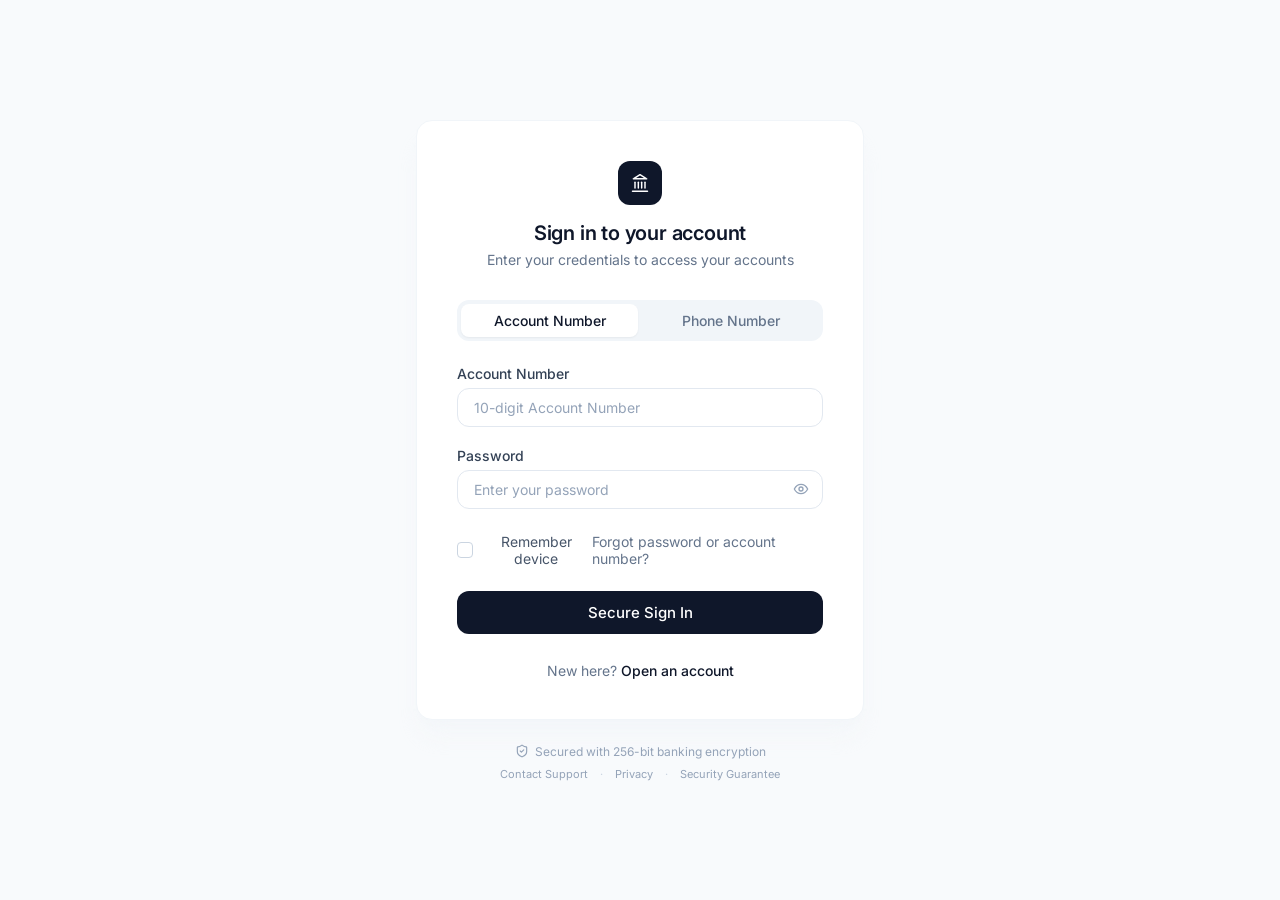
<file: backend/templates/index.html>
<!DOCTYPE html>
<html lang="en">
<head>
<meta charset="UTF-8" />
<meta name="viewport" content="width=device-width, initial-scale=1.0" />
<title>Sign in | Premium Banking</title>
<link rel="preconnect" href="https://fonts.googleapis.com">
<link rel="preconnect" href="https://fonts.gstatic.com" crossorigin>
<link href="https://fonts.googleapis.com/css2?family=Inter:wght@400;500;600;700&display=swap" rel="stylesheet">
<style>
  :root {
    --slate-50: #f8fafc;
    --slate-100: #f1f5f9;
    --slate-200: #e2e8f0;
    --slate-300: #cbd5e1;
    --slate-400: #94a3b8;
    --slate-500: #64748b;
    --slate-600: #475569;
    --slate-700: #334155;
    --slate-900: #0f172a;
    --rose-300: #fda4af;
    --rose-400: #fb7185;
    --rose-500: #f43f5e;
    --amber-400: #fbbf24;
    --emerald-500: #10b981;
  }

  * { box-sizing: border-box; }

  body {
    margin: 0;
    font-family: 'Inter', system-ui, -apple-system, 'Segoe UI', sans-serif;
    -webkit-font-smoothing: antialiased;
  }

  .page {
    min-height: 100vh;
    width: 100%;
    background: var(--slate-50);
    display: flex;
    align-items: center;
    justify-content: center;
    padding: 40px 16px;
  }
  @media (min-width: 640px) { .page { padding: 64px 16px; } }

  .wrapper { width: 100%; max-width: 448px; }

  .card {
    background: #fff;
    border: 1px solid var(--slate-100);
    border-radius: 16px;
    box-shadow: 0 20px 25px -5px rgba(241,245,249,0.6), 0 8px 10px -6px rgba(241,245,249,0.6);
    padding: 32px 24px;
  }
  @media (min-width: 640px) { .card { padding: 40px; } }

  .header {
    display: flex;
    flex-direction: column;
    align-items: center;
    text-align: center;
    margin-bottom: 32px;
  }
  .logo-badge {
    height: 44px;
    width: 44px;
    border-radius: 12px;
    background: var(--slate-900);
    display: flex;
    align-items: center;
    justify-content: center;
    margin-bottom: 16px;
    color: #fff;
  }
  .title { font-size: 20px; font-weight: 600; color: var(--slate-900); letter-spacing: -0.01em; margin: 0; }
  .subtitle { margin: 6px 0 0; font-size: 14px; color: var(--slate-500); }

  .segmented {
    display: grid;
    grid-template-columns: 1fr 1fr;
    gap: 4px;
    background: var(--slate-100);
    border-radius: 12px;
    padding: 4px;
    margin-bottom: 24px;
  }
  .segmented button {
    padding: 8px 0;
    font-size: 14px;
    font-weight: 500;
    font-family: inherit;
    border-radius: 8px;
    border: none;
    background: transparent;
    color: var(--slate-500);
    cursor: pointer;
    transition: background-color .2s ease, color .2s ease, box-shadow .2s ease;
  }
  .segmented button.active { background: #fff; color: var(--slate-900); box-shadow: 0 1px 2px rgba(0,0,0,0.05); }
  .segmented button:hover:not(.active) { color: var(--slate-700); }

  form { display: flex; flex-direction: column; gap: 20px; }

  .label { display: block; font-size: 14px; font-weight: 500; color: var(--slate-700); margin-bottom: 6px; }

  .input {
    width: 100%;
    border: 1px solid var(--slate-200);
    border-radius: 12px;
    padding: 10px 16px;
    font-size: 14px;
    color: var(--slate-900);
    outline: none;
    font-family: inherit;
    transition: box-shadow .15s ease, border-color .15s ease;
  }
  .input::placeholder { color: var(--slate-400); }
  .input:focus { box-shadow: 0 0 0 2px var(--slate-900); border-color: transparent; }
  .input.input-error { border-color: var(--rose-300); }
  .input.input-error:focus { box-shadow: 0 0 0 2px var(--rose-400); }

  .input-group {
    display: flex;
    border: 1px solid var(--slate-200);
    border-radius: 12px;
    overflow: hidden;
    transition: box-shadow .15s ease, border-color .15s ease;
  }
  .input-group:focus-within { box-shadow: 0 0 0 2px var(--slate-900); border-color: transparent; }
  .input-group .prefix {
    display: flex;
    align-items: center;
    padding: 0 12px;
    font-size: 14px;
    color: var(--slate-500);
    background: var(--slate-50);
    border-right: 1px solid var(--slate-200);
    user-select: none;
  }
  .input-group input {
    border: none;
    flex: 1;
    min-width: 0;
    padding: 10px 16px;
    font-size: 14px;
    color: var(--slate-900);
    outline: none;
    font-family: inherit;
  }
  .input-group input::placeholder { color: var(--slate-400); }

  .password-field { position: relative; }
  .password-field .input { padding-right: 44px; }
  .eye-toggle {
    position: absolute;
    right: 0; top: 0; bottom: 0;
    display: flex;
    align-items: center;
    padding-right: 14px;
    background: none;
    border: none;
    color: var(--slate-400);
    cursor: pointer;
  }
  .eye-toggle:hover { color: var(--slate-600); }

  .row-between { display: flex; align-items: center; justify-content: space-between; padding-top: 4px; }

  .checkbox-btn {
    display: flex;
    align-items: center;
    gap: 8px;
    background: none;
    border: none;
    cursor: pointer;
    padding: 0;
    font-family: inherit;
  }
  .checkbox-btn.align-start { align-items: flex-start; text-align: left; }
  .checkbox-box {
    height: 16px;
    width: 16px;
    min-width: 16px;
    border-radius: 4px;
    border: 1px solid var(--slate-300);
    background: #fff;
    display: flex;
    align-items: center;
    justify-content: center;
    transition: background-color .15s ease, border-color .15s ease;
  }
  .checkbox-btn.align-start .checkbox-box { margin-top: 2px; }
  .checkbox-btn:hover .checkbox-box { border-color: var(--slate-400); }
  .checkbox-box.checked { background: var(--slate-900); border-color: var(--slate-900); }
  .checkbox-box svg { display: none; color: #fff; }
  .checkbox-box.checked svg { display: block; }
  .checkbox-label { font-size: 14px; color: var(--slate-600); }
  .checkbox-label b { font-weight: 500; color: var(--slate-900); }

  .link { font-size: 14px; color: var(--slate-500); text-decoration: none; transition: color .15s ease; }
  .link:hover { color: var(--slate-900); }

  .btn-primary {
    width: 100%;
    display: flex;
    align-items: center;
    justify-content: center;
    gap: 8px;
    background: var(--slate-900);
    color: #fff;
    border: none;
    border-radius: 12px;
    padding: 12px 0;
    font-size: 15px;
    font-weight: 500;
    cursor: pointer;
    font-family: inherit;
    margin-top: 4px;
    transition: background-color .15s ease;
  }
  .btn-primary:hover:not(:disabled) { background: #000; }
  .btn-primary:disabled { opacity: .7; cursor: not-allowed; }

  .divider { display: flex; align-items: center; gap: 12px; margin: 24px 0; }
  .divider .line { height: 1px; flex: 1; background: var(--slate-200); }
  .divider span { font-size: 12px; color: var(--slate-400); white-space: nowrap; }

  .btn-google {
    width: 100%;
    display: flex;
    align-items: center;
    justify-content: center;
    gap: 10px;
    background: #fff;
    border: 1px solid var(--slate-200);
    border-radius: 12px;
    padding: 10px 0;
    font-size: 14px;
    font-weight: 500;
    color: var(--slate-700);
    cursor: pointer;
    font-family: inherit;
    transition: background-color .15s ease;
  }
  .btn-google:hover { background: var(--slate-50); }
  .hint { margin: 8px 0 0; text-align: center; font-size: 11px; color: var(--slate-400); }

  .switch-text { margin: 28px 0 0; text-align: center; font-size: 14px; color: var(--slate-500); }
  .switch-text button {
    background: none; border: none; padding: 0;
    font-weight: 500; color: var(--slate-900);
    cursor: pointer; font-family: inherit; font-size: 14px;
  }
  .switch-text button:hover { text-decoration: underline; text-underline-offset: 2px; }

  .strength-meter { display: none; align-items: center; gap: 8px; margin-top: 8px; }
  .strength-bars { display: flex; flex: 1; gap: 4px; }
  .strength-bar { height: 4px; flex: 1; border-radius: 999px; background: var(--slate-100); transition: background-color .15s ease; }
  .strength-bar.weak { background: var(--rose-400); }
  .strength-bar.fair { background: var(--amber-400); }
  .strength-bar.strong { background: var(--emerald-500); }
  .strength-label { font-size: 11px; color: var(--slate-400); width: 44px; text-align: right; flex-shrink: 0; }

  .error-text { display: none; margin: 6px 0 0; font-size: 12px; color: var(--rose-500); }

  .trust { margin-top: 24px; text-align: center; }
  .trust-line { display: flex; align-items: center; justify-content: center; gap: 6px; font-size: 12px; color: var(--slate-400); margin: 0; }
  .trust-links { margin: 8px 0 0; display: flex; align-items: center; justify-content: center; gap: 12px; font-size: 11px; color: var(--slate-400); }
  .trust-links a { color: inherit; text-decoration: none; }
  .trust-links a:hover { color: var(--slate-600); }
  .trust-links .dot { color: var(--slate-300); }

  .spin { animation: spin 1s linear infinite; }
  @keyframes spin { to { transform: rotate(360deg); } }
</style>
</head>
<body>

<div class="page">
  <div class="wrapper">
    <div class="card">

      <!-- ============ LOGIN VIEW ============ -->
      <div id="loginView">
        <div class="header">
          <div class="logo-badge">
            <svg width="20" height="20" viewBox="0 0 24 24" fill="none" stroke="currentColor" stroke-width="1.75" stroke-linecap="round" stroke-linejoin="round"><line x1="3" x2="21" y1="22" y2="22"/><line x1="6" x2="6" y1="18" y2="11"/><line x1="10" x2="10" y1="18" y2="11"/><line x1="14" x2="14" y1="18" y2="11"/><line x1="18" x2="18" y1="18" y2="11"/><polygon points="12 2 20 7 4 7"/></svg>
          </div>
          <h1 class="title">Sign in to your account</h1>
          <p class="subtitle">Enter your credentials to access your accounts</p>
        </div>

        <div class="segmented">
          <button type="button" id="tabAccount" class="active">Account Number</button>
          <button type="button" id="tabPhone">Phone Number</button>
        </div>

        <form id="loginForm">
          <div id="fieldAccount">
            <label class="label" for="accountNumber">Account Number</label>
            <input class="input numeric-only" id="accountNumber" type="text" inputmode="numeric" maxlength="10" placeholder="10-digit Account Number" autocomplete="off" />
          </div>

          <div id="fieldPhone" style="display:none;">
            <label class="label" for="phone">Registered Phone Number</label>
            <div class="input-group">
              <span class="prefix">+91</span>
              <input class="numeric-only" id="phone" type="tel" inputmode="numeric" maxlength="10" placeholder="98765 43210" autocomplete="off" />
            </div>
          </div>

          <div>
            <label class="label" for="password">Password</label>
            <div class="password-field">
              <input class="input" id="password" type="password" placeholder="Enter your password" autocomplete="current-password" />
              <button type="button" class="eye-toggle" data-target="password" aria-label="Show password">
                <svg width="16" height="16" viewBox="0 0 24 24" fill="none" stroke="currentColor" stroke-width="2" stroke-linecap="round" stroke-linejoin="round"><path d="M2 12s3.5-7 10-7 10 7 10 7-3.5 7-10 7-10-7-10-7Z"/><circle cx="12" cy="12" r="3"/></svg>
              </button>
            </div>
          </div>

          <div class="row-between">
            <button type="button" class="checkbox-btn" id="rememberDevice" role="checkbox" aria-checked="false">
              <span class="checkbox-box">
                <svg width="12" height="12" viewBox="0 0 24 24" fill="none" stroke="currentColor" stroke-width="3" stroke-linecap="round" stroke-linejoin="round"><polyline points="20 6 9 17 4 12"/></svg>
              </span>
              <span class="checkbox-label">Remember device</span>
            </button>
            <a href="#" class="link">Forgot password or account number?</a>
          </div>

          <button type="submit" class="btn-primary" id="loginBtn">Secure Sign In</button>
        </form>

        

        <p class="switch-text">New here? <button type="button" id="toSignup">Open an account</button></p>
      </div>

      <!-- ============ SIGN UP VIEW ============ -->
      <div id="signupView" style="display:none;">
        <div class="header">
          <div class="logo-badge">
            <svg width="20" height="20" viewBox="0 0 24 24" fill="none" stroke="currentColor" stroke-width="1.75" stroke-linecap="round" stroke-linejoin="round"><line x1="3" x2="21" y1="22" y2="22"/><line x1="6" x2="6" y1="18" y2="11"/><line x1="10" x2="10" y1="18" y2="11"/><line x1="14" x2="14" y1="18" y2="11"/><line x1="18" x2="18" y1="18" y2="11"/><polygon points="12 2 20 7 4 7"/></svg>
          </div>
          <h1 class="title">Register for online banking</h1>
          <p class="subtitle">Link your existing account to create digital access</p>
        </div>

        <form id="signupForm">
          <div>
            <label class="label" for="fullName">Full Name</label>
            <input class="input" id="fullName" type="text" placeholder="As per bank records" autocomplete="name" />
          </div>

          <div>
            <label class="label" for="suAccountNumber">Account Number</label>
            <input class="input numeric-only" id="suAccountNumber" type="text" inputmode="numeric" maxlength="10" placeholder="10-digit Account Number" autocomplete="off" />
          </div>

          <div>
            <label class="label" for="suPhone">Registered Phone Number</label>
            <div class="input-group">
              <span class="prefix">+91</span>
              <input class="numeric-only" id="suPhone" type="tel" inputmode="numeric" maxlength="10" placeholder="98765 43210" autocomplete="off" />
            </div>
          </div>

          <div>
            <label class="label" for="email">Email Address</label>
            <input class="input" id="email" type="email" placeholder="you@example.com" autocomplete="email" />
          </div>

          <div>
            <label class="label" for="suPassword">Create Password</label>
            <div class="password-field">
              <input class="input" id="suPassword" type="password" placeholder="At least 8 characters" autocomplete="new-password" />
              <button type="button" class="eye-toggle" data-target="suPassword" aria-label="Show password">
                <svg width="16" height="16" viewBox="0 0 24 24" fill="none" stroke="currentColor" stroke-width="2" stroke-linecap="round" stroke-linejoin="round"><path d="M2 12s3.5-7 10-7 10 7 10 7-3.5 7-10 7-10-7-10-7Z"/><circle cx="12" cy="12" r="3"/></svg>
              </button>
            </div>
            <div class="strength-meter" id="strengthMeter">
              <div class="strength-bars">
                <div class="strength-bar"></div>
                <div class="strength-bar"></div>
                <div class="strength-bar"></div>
              </div>
              <span class="strength-label" id="strengthLabel"></span>
            </div>
          </div>

          <div>
            <label class="label" for="confirmPassword">Confirm Password</label>
            <div class="password-field">
              <input class="input" id="confirmPassword" type="password" placeholder="Re-enter your password" autocomplete="new-password" />
              <button type="button" class="eye-toggle" data-target="confirmPassword" aria-label="Show password">
                <svg width="16" height="16" viewBox="0 0 24 24" fill="none" stroke="currentColor" stroke-width="2" stroke-linecap="round" stroke-linejoin="round"><path d="M2 12s3.5-7 10-7 10 7 10 7-3.5 7-10 7-10-7-10-7Z"/><circle cx="12" cy="12" r="3"/></svg>
              </button>
            </div>
            <p class="error-text" id="mismatchText">Passwords don't match</p>
          </div>

          <div>
            <button type="button" class="checkbox-btn align-start" id="termsCheckbox" role="checkbox" aria-checked="false">
              <span class="checkbox-box">
                <svg width="12" height="12" viewBox="0 0 24 24" fill="none" stroke="currentColor" stroke-width="3" stroke-linecap="round" stroke-linejoin="round"><polyline points="20 6 9 17 4 12"/></svg>
              </span>
              <span class="checkbox-label">I agree to the <b>Terms of Service</b> and <b>Privacy Policy</b></span>
            </button>
            <p class="error-text" id="termsError">Please accept the terms to continue</p>
          </div>

          <button type="submit" class="btn-primary" id="signupBtn">Create Account</button>
        </form>

        <p class="switch-text">Already have an account? <button type="button" id="toLogin">Sign in</button></p>
      </div>

    </div>

    <!-- Trust & compliance footer -->
    <div class="trust">
      <p class="trust-line">
        <svg width="14" height="14" viewBox="0 0 24 24" fill="none" stroke="currentColor" stroke-width="2" stroke-linecap="round" stroke-linejoin="round"><path d="M20 13c0 5-3.5 7.5-7.66 8.95a1 1 0 0 1-.67-.01C7.5 20.5 4 18 4 13V6a1 1 0 0 1 1-1c2 0 4.5-1.2 6.24-2.72a1.17 1.17 0 0 1 1.52 0C14.51 3.81 17 5 19 5a1 1 0 0 1 1 1z"/><path d="m9 12 2 2 4-4"/></svg>
        Secured with 256-bit banking encryption
      </p>
      <div class="trust-links">
        <a href="#">Contact Support</a><span class="dot">·</span>
        <a href="#">Privacy</a><span class="dot">·</span>
        <a href="#">Security Guarantee</a>
      </div>
    </div>
  </div>
</div>

<script>
(function () {
  const API_BASE_URL = 'http://127.0.0.1:5000/api';

  var eyeSVG = '<svg width="16" height="16" viewBox="0 0 24 24" fill="none" stroke="currentColor" stroke-width="2" stroke-linecap="round" stroke-linejoin="round"><path d="M2 12s3.5-7 10-7 10 7 10 7-3.5 7-10 7-10-7-10-7Z"/><circle cx="12" cy="12" r="3"/></svg>';
  var eyeOffSVG = '<svg width="16" height="16" viewBox="0 0 24 24" fill="none" stroke="currentColor" stroke-width="2" stroke-linecap="round" stroke-linejoin="round"><path d="M9.88 9.88a3 3 0 1 0 4.24 4.24"/><path d="M10.73 5.08A10.43 10.43 0 0 1 12 5c7 0 10 7 10 7a13.16 13.16 0 0 1-1.67 2.68"/><path d="M6.61 6.61A13.53 13.53 0 0 0 2 12s3 7 10 7a9.74 9.74 0 0 0 5.39-1.61"/><line x1="2" x2="22" y1="2" y2="22"/></svg>';
  var spinnerSVG = '<svg class="spin" width="16" height="16" viewBox="0 0 24 24" fill="none" stroke="currentColor" stroke-width="2" stroke-linecap="round" stroke-linejoin="round"><path d="M21 12a9 9 0 1 1-6.219-8.56"/></svg>';

  // ---- View switching ----
  var loginView = document.getElementById('loginView');
  var signupView = document.getElementById('signupView');

  document.getElementById('toSignup').addEventListener('click', function () {
    loginView.style.display = 'none';
    signupView.style.display = 'block';
  });
  document.getElementById('toLogin').addEventListener('click', function () {
    signupView.style.display = 'none';
    loginView.style.display = 'block';
  });

  // ---- Login method segmented control ----
  var tabAccount = document.getElementById('tabAccount');
  var tabPhone = document.getElementById('tabPhone');
  var fieldAccount = document.getElementById('fieldAccount');
  var fieldPhone = document.getElementById('fieldPhone');

  tabAccount.addEventListener('click', function () { setLoginMethod('account'); });
  tabPhone.addEventListener('click', function () { setLoginMethod('phone'); });

  function setLoginMethod(method) {
    var isAccount = method === 'account';
    tabAccount.classList.toggle('active', isAccount);
    tabPhone.classList.toggle('active', !isAccount);
    fieldAccount.style.display = isAccount ? 'block' : 'none';
    fieldPhone.style.display = isAccount ? 'none' : 'block';
  }

  // ---- Numeric-only inputs ----
  document.querySelectorAll('.numeric-only').forEach(function (input) {
    input.addEventListener('input', function () {
      input.value = input.value.replace(/\D/g, '');
    });
  });

  // ---- Password show/hide toggles ----
  document.querySelectorAll('.eye-toggle').forEach(function (btn) {
    btn.addEventListener('click', function () {
      var input = document.getElementById(btn.getAttribute('data-target'));
      var showing = input.type === 'password';
      input.type = showing ? 'text' : 'password';
      btn.innerHTML = showing ? eyeOffSVG : eyeSVG;
      btn.setAttribute('aria-label', showing ? 'Hide password' : 'Show password');
    });
  });

  // ---- Custom checkboxes ----
  document.querySelectorAll('.checkbox-btn').forEach(function (btn) {
    btn.addEventListener('click', function () {
      var checked = btn.getAttribute('aria-checked') === 'true';
      btn.setAttribute('aria-checked', String(!checked));
      btn.querySelector('.checkbox-box').classList.toggle('checked', !checked);
    });
  });

  // ---- Password strength meter ----
  var suPassword = document.getElementById('suPassword');
  var strengthMeter = document.getElementById('strengthMeter');
  var strengthBars = document.querySelectorAll('#strengthMeter .strength-bar');
  var strengthLabel = document.getElementById('strengthLabel');
  var strengthNames = ['', 'Weak', 'Fair', 'Strong'];
  var strengthClasses = ['', 'weak', 'fair', 'strong'];

  function getStrength(pw) {
    var score = 0;
    if (pw.length >= 8) score++;
    if (/[a-z]/.test(pw) && /[A-Z]/.test(pw)) score++;
    if (/\d/.test(pw) && /[^A-Za-z0-9]/.test(pw)) score++;
    return score;
  }

  suPassword.addEventListener('input', function () {
    var val = suPassword.value;
    if (!val) { strengthMeter.style.display = 'none'; checkMismatch(); return; }
    strengthMeter.style.display = 'flex';
    var score = getStrength(val);
    strengthBars.forEach(function (bar, i) {
      bar.className = 'strength-bar' + (score >= i + 1 ? ' ' + strengthClasses[score] : '');
    });
    strengthLabel.textContent = strengthNames[score];
    checkMismatch();
  });

  // ---- Confirm password match ----
  var confirmPassword = document.getElementById('confirmPassword');
  var mismatchText = document.getElementById('mismatchText');

  function checkMismatch() {
    var mismatch = confirmPassword.value.length > 0 && confirmPassword.value !== suPassword.value;
    mismatchText.style.display = mismatch ? 'block' : 'none';
    confirmPassword.classList.toggle('input-error', mismatch);
    return mismatch;
  }
  confirmPassword.addEventListener('input', checkMismatch);

  // ---- Loading button helper ----
  function setLoading(btn, loading, idleLabel, loadingLabel) {
    btn.disabled = loading;
    btn.innerHTML = loading ? spinnerSVG + '<span>' + loadingLabel + '</span>' : idleLabel;
  }

  // =========================================================
  // ---- REAL BACKEND INTEGRATION (FLASK API CALLS) ----
  // =========================================================

  // 1. Sign In / Login Handler
  var loginForm = document.getElementById('loginForm');
  var loginBtn = document.getElementById('loginBtn');

  loginForm.addEventListener('submit', async function (e) {
    e.preventDefault();
    if (loginBtn.disabled) return;

    const isAccount = tabAccount.classList.contains('active');
    const credential = isAccount 
      ? document.getElementById('accountNumber').value 
      : document.getElementById('phone').value;
    const password = document.getElementById('password').value;

    if (!credential || !password) {
      alert('Please fill in all login fields.');
      return;
    }

    setLoading(loginBtn, true, 'Secure Sign In', 'Signing in securely…');

    try {
      const response = await fetch(`${API_BASE_URL}/login`, {
        method: 'POST',
        headers: { 'Content-Type': 'application/json' },
        body: JSON.stringify({ email: credential, password: password })
      });

      const result = await response.json();

      if (response.ok) {
        // Store user ID in session storage for dashboard use
        sessionStorage.setItem('user_id', result.user.user_id);
        alert(`Login Successful! Welcome, ${result.user.full_name}`);
        // Redirect to dashboard page when built:
        window.location.href = '/dashboard';
      } else {
        alert(result.error || 'Invalid credentials.');
      }
    } catch (err) {
      console.error(err);
      alert('Server error: Unable to connect to Flask backend.');
    } finally {
      setLoading(loginBtn, false, 'Secure Sign In', '');
    }
  });

  // 2. Registration / Sign Up Handler
  var signupForm = document.getElementById('signupForm');
  var signupBtn = document.getElementById('signupBtn');
  var termsCheckbox = document.getElementById('termsCheckbox');
  var termsError = document.getElementById('termsError');

  signupForm.addEventListener('submit', async function (e) {
    e.preventDefault();
    
    var fullName = document.getElementById('fullName').value.trim();
    var suAccountNumber = document.getElementById('suAccountNumber').value;
    var suPhoneVal = document.getElementById('suPhone').value;
    var email = document.getElementById('email').value.trim();
    var password = suPassword.value;
    var agreed = termsCheckbox.getAttribute('aria-checked') === 'true';
    var mismatch = checkMismatch();

    termsError.style.display = agreed ? 'none' : 'block';

    var canSubmit = fullName && suAccountNumber && suPhoneVal &&
      email && password && !mismatch && agreed;

    if (signupBtn.disabled || !canSubmit) return;

    setLoading(signupBtn, true, 'Create Account', 'Creating your account…');

    try {
      const response = await fetch(`${API_BASE_URL}/register`, {
        method: 'POST',
        headers: { 'Content-Type': 'application/json' },
        body: JSON.stringify({
          full_name: fullName,
          email: email,
          phone: suPhoneVal,
          password: password,
          account_number: suAccountNumber
        })
      });

      const result = await response.json();

      if (response.ok) {
        alert('Account created successfully! You can now sign in.');
        signupForm.reset();
        signupView.style.display = 'none';
        loginView.style.display = 'block';
      } else {
        alert(result.error || 'Registration failed.');
      }
    } catch (err) {
      console.error(err);
      alert('Server error: Could not reach Flask server.');
    } finally {
      setLoading(signupBtn, false, 'Create Account', '');
    }
  });
})();
</script>

</body>
</html>
</file>
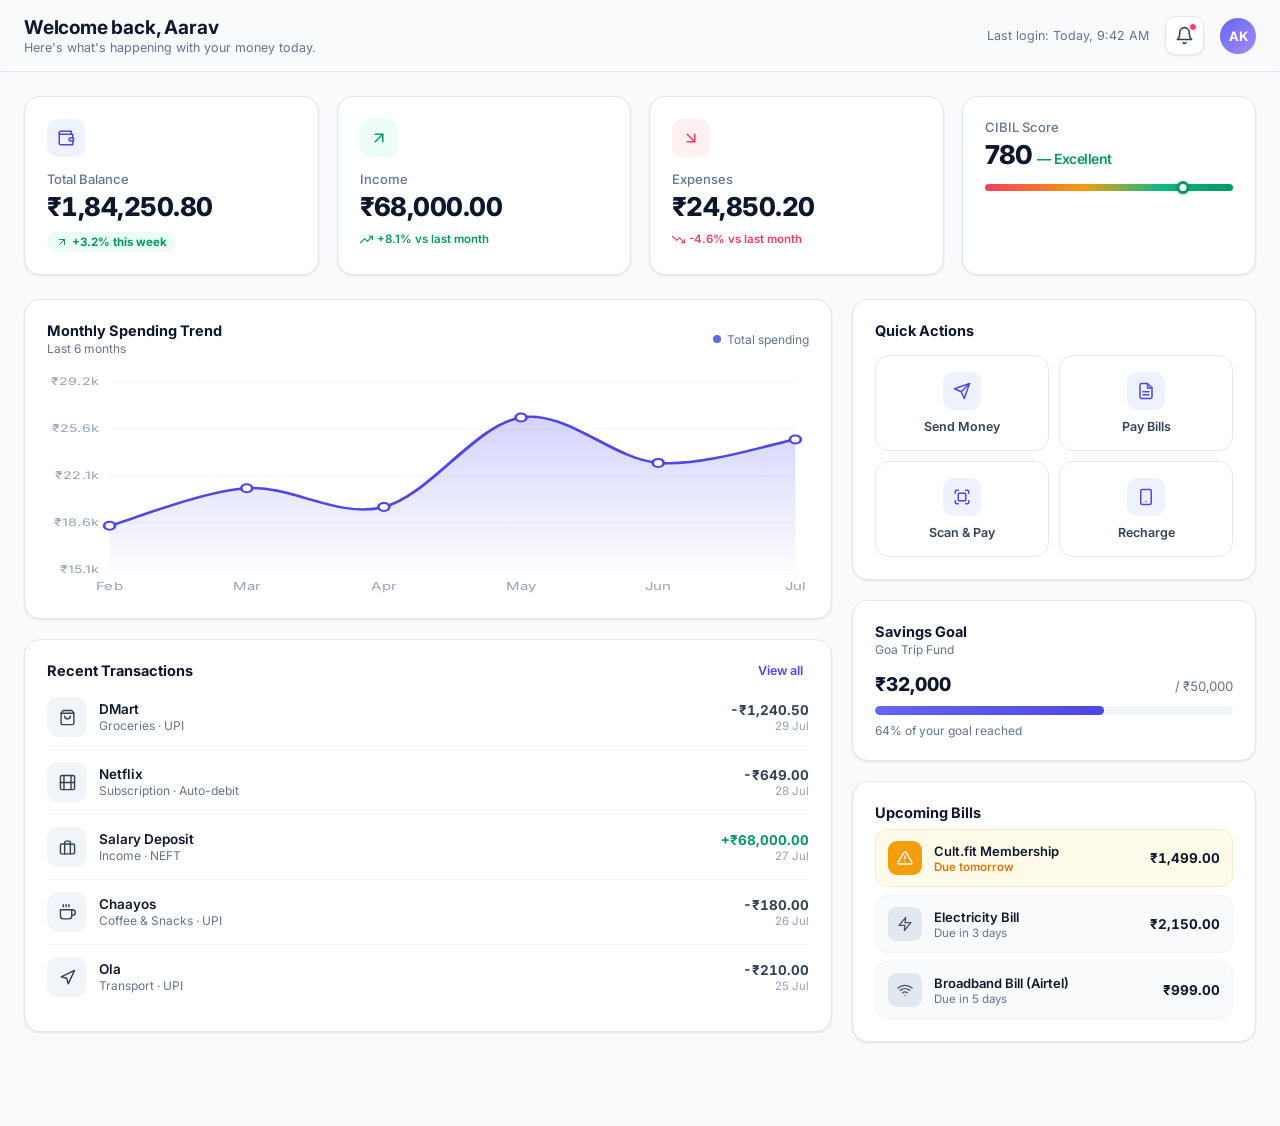
<file: Dashboard/personal-banking-dashboard.html>
<!DOCTYPE html>
<html lang="en">
<head>
<meta charset="UTF-8">
<meta name="viewport" content="width=device-width, initial-scale=1.0">
<title>Nivara Bank — Personal Dashboard</title>
<link rel="preconnect" href="https://fonts.googleapis.com">
<link rel="preconnect" href="https://fonts.gstatic.com" crossorigin>
<link href="https://fonts.googleapis.com/css2?family=Inter:wght@400;500;600;700;800&display=swap" rel="stylesheet">
<style>
  :root{
    --slate-900:#0f172a; --slate-800:#1e293b; --slate-700:#334155; --slate-500:#64748b;
    --slate-400:#94a3b8; --slate-200:#e2e8f0; --slate-100:#f1f5f9; --slate-50:#f8fafc;
    --indigo-600:#4f46e5; --indigo-500:#6366f1; --indigo-50:#eef2ff;
    --emerald-500:#10b981; --emerald-600:#059669; --emerald-50:#ecfdf5;
    --rose-500:#f43f5e; --rose-50:#fff1f2;
    --amber-500:#f59e0b; --amber-600:#d97706; --amber-50:#fffbeb;
    --white:#ffffff;
    --shadow-sm:0 1px 2px rgba(15,23,42,.06),0 1px 3px rgba(15,23,42,.04);
    --shadow-md:0 4px 14px rgba(15,23,42,.08);
  }
  *{box-sizing:border-box;}
  body{margin:0;font-family:'Inter',sans-serif;background:var(--slate-50);color:var(--slate-900);-webkit-font-smoothing:antialiased;}
  .num{font-variant-numeric:tabular-nums;}
  button{font-family:inherit;cursor:pointer;}
  a{text-decoration:none;color:inherit;}
  svg{display:block;}
  ::-webkit-scrollbar{width:6px;height:6px;}
  ::-webkit-scrollbar-thumb{background:#cbd5e1;border-radius:99px;}

  .main{padding-bottom:60px;}

  .topbar{
    position:sticky;top:0;z-index:40;background:rgba(248,250,252,.85);backdrop-filter:blur(8px);
    border-bottom:1px solid var(--slate-200);
    display:flex;align-items:center;justify-content:space-between;gap:16px;
    padding:16px 24px;
  }
  .topbar-left{display:flex;align-items:center;gap:14px;min-width:0;}
  .welcome-title{font-size:19px;font-weight:700;letter-spacing:-.01em;white-space:nowrap;overflow:hidden;text-overflow:ellipsis;}
  .welcome-sub{font-size:12.5px;color:var(--slate-500);margin-top:1px;}

  .topbar-right{display:flex;align-items:center;gap:16px;flex-shrink:0;}
  .last-login{font-size:12.5px;color:var(--slate-500);white-space:nowrap;}
  .bell-wrap{position:relative;}
  .bell-btn{background:var(--white);border:1px solid var(--slate-200);border-radius:10px;padding:9px;display:flex;box-shadow:var(--shadow-sm);}
  .bell-btn svg{width:19px;height:19px;color:var(--slate-700);}
  .bell-dot{position:absolute;top:7px;right:7px;width:8px;height:8px;border-radius:50%;background:var(--rose-500);border:1.5px solid var(--white);}
  .avatar{width:36px;height:36px;border-radius:50%;background:linear-gradient(135deg,var(--indigo-500),#a78bfa);color:#fff;display:flex;align-items:center;justify-content:center;font-weight:700;font-size:13px;flex-shrink:0;}

  .notif-panel{position:absolute;top:calc(100% + 10px);right:0;width:300px;background:var(--white);border:1px solid var(--slate-200);border-radius:14px;box-shadow:var(--shadow-md);padding:8px;display:none;z-index:50;}
  .notif-panel.open{display:block;}
  .notif-panel-title{font-size:12px;font-weight:700;text-transform:uppercase;letter-spacing:.06em;color:var(--slate-500);padding:8px 10px 6px;}
  .notif-item{display:flex;gap:10px;padding:9px 10px;border-radius:10px;}
  .notif-item:hover{background:var(--slate-50);}
  .notif-dot{width:7px;height:7px;border-radius:50%;background:var(--indigo-500);margin-top:6px;flex-shrink:0;}
  .notif-text{font-size:12.5px;color:var(--slate-700);line-height:1.4;}
  .notif-time{font-size:11px;color:var(--slate-400);margin-top:2px;}

  .content{max-width:1320px;margin:0 auto;padding:24px;}

  /* ===== Cards ===== */
  .card{background:var(--white);border:1px solid var(--slate-200);border-radius:16px;box-shadow:var(--shadow-sm);padding:22px;}
  .card-title{font-size:14.5px;font-weight:700;color:var(--slate-900);}
  .card-sub{font-size:12px;color:var(--slate-500);margin-top:2px;}

  /* KPI row */
  .kpi-grid{display:grid;grid-template-columns:repeat(1,1fr);gap:18px;margin-bottom:24px;}
  .kpi-top{display:flex;align-items:flex-start;justify-content:space-between;}
  .kpi-icon{width:38px;height:38px;border-radius:10px;display:flex;align-items:center;justify-content:center;flex-shrink:0;}
  .kpi-icon svg{width:18px;height:18px;}
  .kpi-icon.indigo{background:var(--indigo-50);color:var(--indigo-600);}
  .kpi-icon.emerald{background:var(--emerald-50);color:var(--emerald-600);}
  .kpi-icon.rose{background:var(--rose-50);color:var(--rose-500);}
  .kpi-label{font-size:13px;color:var(--slate-500);font-weight:500;margin-top:14px;}
  .kpi-value{font-size:26px;font-weight:800;letter-spacing:-.02em;margin-top:4px;}
  .kpi-badge{display:inline-flex;align-items:center;gap:4px;background:var(--emerald-50);color:var(--emerald-600);font-size:11.5px;font-weight:700;padding:3px 9px;border-radius:999px;margin-top:10px;}
  .kpi-badge svg{width:12px;height:12px;}
  .kpi-flow{display:inline-flex;align-items:center;gap:4px;font-size:11.5px;font-weight:600;margin-top:10px;}
  .kpi-flow.up{color:var(--emerald-600);}
  .kpi-flow.down{color:var(--rose-500);}
  .kpi-flow svg{width:13px;height:13px;}

  .score-bar-track{position:relative;height:7px;border-radius:99px;margin-top:14px;background:linear-gradient(90deg,#f43f5e 0%,#f59e0b 40%,#10b981 70%,#059669 100%);}
  .score-bar-marker{position:absolute;top:-3px;width:13px;height:13px;border-radius:50%;background:#fff;border:3px solid var(--emerald-600);box-shadow:0 1px 3px rgba(0,0,0,.25);transform:translateX(-50%);}

  /* Main grid */
  .main-grid{display:grid;grid-template-columns:1fr;gap:20px;}
  .col-left{display:flex;flex-direction:column;gap:20px;min-width:0;}
  .col-right{display:flex;flex-direction:column;gap:20px;min-width:0;}

  /* Quick actions */
  .qa-grid{display:grid;grid-template-columns:repeat(2,1fr);gap:10px;margin-top:16px;}
  .qa-btn{display:flex;flex-direction:column;align-items:center;justify-content:center;gap:9px;padding:16px 8px;border-radius:14px;border:1px solid var(--slate-200);background:var(--white);transition:background .15s,border-color .15s,transform .1s;}
  .qa-btn:hover{background:var(--indigo-50);border-color:#e0e7ff;}
  .qa-btn:active{transform:scale(.97);}
  .qa-icon{width:38px;height:38px;border-radius:10px;background:var(--indigo-50);color:var(--indigo-600);display:flex;align-items:center;justify-content:center;}
  .qa-icon svg{width:18px;height:18px;}
  .qa-label{font-size:12.5px;font-weight:600;color:var(--slate-700);}

  /* Transactions */
  .tx-row{display:flex;align-items:center;gap:12px;padding:12px 0;border-bottom:1px solid var(--slate-100);}
  .tx-row:last-child{border-bottom:none;}
  .tx-icon{width:40px;height:40px;border-radius:11px;background:var(--slate-100);color:var(--slate-700);display:flex;align-items:center;justify-content:center;flex-shrink:0;}
  .tx-icon svg{width:17px;height:17px;}
  .tx-mid{flex:1;min-width:0;}
  .tx-merchant{font-size:13.5px;font-weight:600;color:var(--slate-900);}
  .tx-cat{font-size:12px;color:var(--slate-500);margin-top:1px;}
  .tx-right{text-align:right;flex-shrink:0;}
  .tx-amt{font-size:13.5px;font-weight:700;}
  .tx-amt.pos{color:var(--emerald-600);}
  .tx-amt.neg{color:var(--slate-700);}
  .tx-date{font-size:11.5px;color:var(--slate-400);margin-top:1px;}

  /* Chart card */
  .chart-legend{display:flex;align-items:center;gap:6px;font-size:12px;color:var(--slate-500);}
  .chart-legend .dot{width:8px;height:8px;border-radius:50%;background:var(--indigo-500);}
  .chart-wrap{margin-top:10px;height:230px;position:relative;}
  .chart-wrap svg{width:100%;height:100%;}

  /* Savings goal */
  .goal-amounts{display:flex;justify-content:space-between;align-items:baseline;margin-top:16px;}
  .goal-current{font-size:19px;font-weight:800;}
  .goal-target{font-size:13px;color:var(--slate-500);}
  .progress-track{height:9px;background:var(--slate-100);border-radius:99px;margin-top:10px;overflow:hidden;}
  .progress-fill{height:100%;background:linear-gradient(90deg,var(--indigo-500),var(--indigo-600));border-radius:99px;width:0%;transition:width 1s ease;}
  .goal-pct{font-size:12px;color:var(--slate-500);margin-top:8px;}

  /* Bills */
  .bill-row{display:flex;align-items:center;gap:12px;padding:11px 12px;border-radius:12px;margin-top:8px;}
  .bill-row.urgent{background:var(--amber-50);border:1px solid #fde8c7;}
  .bill-row.normal{background:var(--slate-50);border:1px solid var(--slate-100);}
  .bill-icon{width:34px;height:34px;border-radius:9px;display:flex;align-items:center;justify-content:center;flex-shrink:0;}
  .bill-row.urgent .bill-icon{background:var(--amber-500);color:#fff;}
  .bill-row.normal .bill-icon{background:var(--slate-200);color:#475569;}
  .bill-icon svg{width:16px;height:16px;}
  .bill-mid{flex:1;min-width:0;}
  .bill-name{font-size:13px;font-weight:600;color:var(--slate-900);}
  .bill-due{font-size:11.5px;margin-top:1px;}
  .bill-row.urgent .bill-due{color:var(--amber-600);font-weight:600;}
  .bill-row.normal .bill-due{color:var(--slate-500);}
  .bill-amt{font-size:13.5px;font-weight:700;color:var(--slate-900);flex-shrink:0;}

  /* Toast */
  .toast{position:fixed;bottom:22px;left:50%;transform:translateX(-50%) translateY(20px);background:var(--slate-900);color:#fff;font-size:13px;font-weight:500;padding:11px 18px;border-radius:11px;box-shadow:var(--shadow-md);opacity:0;pointer-events:none;transition:opacity .2s,transform .2s;z-index:80;display:flex;align-items:center;gap:8px;}
  .toast.show{opacity:1;transform:translateX(-50%) translateY(0);}
  .toast svg{width:15px;height:15px;color:var(--emerald-500);}
  .view-all-btn{background:none;border:none;color:var(--indigo-600);font-size:12.5px;font-weight:600;}
  .view-all-btn:hover{text-decoration:underline;}

  @media (min-width:640px){
    .kpi-grid{grid-template-columns:repeat(2,1fr);}
  }
  @media (min-width:1024px){
    .kpi-grid{grid-template-columns:repeat(4,1fr);}
    .main-grid{grid-template-columns:2fr 1fr;}
  }
</style>
</head>
<body>

<div class="main">
  <header class="topbar">
    <div class="topbar-left">
      <div>
        <div class="welcome-title" id="welcome-title">Welcome back, Aarav</div>
        <div class="welcome-sub">Here's what's happening with your money today.</div>
      </div>
    </div>
    <div class="topbar-right">
      <span class="last-login" id="last-login">Last login: Today, 9:42 AM</span>
      <div class="bell-wrap">
        <button class="bell-btn" onclick="toggleNotifs()" aria-label="Notifications">
          <svg viewBox="0 0 24 24" fill="none" stroke="currentColor" stroke-width="2" stroke-linecap="round" stroke-linejoin="round"><path d="M18 8a6 6 0 0 0-12 0c0 7-3 9-3 9h18s-3-2-3-9"/><path d="M13.73 21a2 2 0 0 1-3.46 0"/></svg>
          <span class="bell-dot"></span>
        </button>
        <div class="notif-panel" id="notif-panel">
          <div class="notif-panel-title">Notifications</div>
          <div id="notif-list"></div>
        </div>
      </div>
      <div class="avatar" id="avatar">AK</div>
    </div>
  </header>

  <div class="content">

    <!-- KPI CARDS -->
    <div class="kpi-grid" id="kpi-grid"></div>

    <!-- MAIN GRID -->
    <div class="main-grid">
      <div class="col-left">

        <div class="card">
          <div style="display:flex;align-items:center;justify-content:space-between;">
            <div>
              <div class="card-title">Monthly Spending Trend</div>
              <div class="card-sub">Last 6 months</div>
            </div>
            <div class="chart-legend"><span class="dot"></span>Total spending</div>
          </div>
          <div class="chart-wrap" id="spendChart"></div>
        </div>

        <div class="card">
          <div style="display:flex;align-items:center;justify-content:space-between;">
            <div class="card-title">Recent Transactions</div>
            <button class="view-all-btn" onclick="showToast('Full history coming soon')">View all</button>
          </div>
          <div id="tx-list" style="margin-top:6px;"></div>
        </div>

      </div>

      <div class="col-right">

        <div class="card">
          <div class="card-title">Quick Actions</div>
          <div class="qa-grid" id="qa-grid"></div>
        </div>

        <div class="card">
          <div class="card-title">Savings Goal</div>
          <div class="card-sub" id="goal-name">Goa Trip Fund</div>
          <div class="goal-amounts">
            <span class="goal-current num" id="goal-current">₹32,000</span>
            <span class="goal-target num" id="goal-target">/ ₹50,000</span>
          </div>
          <div class="progress-track"><div class="progress-fill" id="goal-fill"></div></div>
          <div class="goal-pct" id="goal-pct">64% of your goal reached</div>
        </div>

        <div class="card">
          <div class="card-title">Upcoming Bills</div>
          <div id="bills-list"></div>
        </div>

      </div>
    </div>
  </div>
</div>

<div class="toast" id="toast"></div>

<script>
/* ===================== ICONS (self-contained, no external deps) ===================== */
const ICONS = {
  wallet: '<path d="M21 12V7H5a2 2 0 0 1 0-4h14v4"/><path d="M3 5v14a2 2 0 0 0 2 2h16v-5"/><path d="M18 12a2 2 0 0 0 0 4h4v-4z"/>',
  'arrow-up-right': '<line x1="7" y1="17" x2="17" y2="7"/><polyline points="7 7 17 7 17 17"/>',
  'arrow-down-right': '<line x1="7" y1="7" x2="17" y2="17"/><polyline points="17 7 17 17 7 17"/>',
  'trending-up': '<polyline points="23 6 13.5 15.5 8.5 10.5 1 18"/><polyline points="17 6 23 6 23 12"/>',
  'trending-down': '<polyline points="23 18 13.5 8.5 8.5 13.5 1 6"/><polyline points="17 18 23 18 23 12"/>',
  send: '<line x1="22" y1="2" x2="11" y2="13"/><polygon points="22 2 15 22 11 13 2 9 22 2"/>',
  'file-text': '<path d="M14 2H6a2 2 0 0 0-2 2v16a2 2 0 0 0 2 2h12a2 2 0 0 0 2-2V8z"/><polyline points="14 2 14 8 20 8"/><line x1="16" y1="13" x2="8" y2="13"/><line x1="16" y1="17" x2="8" y2="17"/>',
  scan: '<path d="M3 7V5a2 2 0 0 1 2-2h2"/><path d="M17 3h2a2 2 0 0 1 2 2v2"/><path d="M21 17v2a2 2 0 0 1-2 2h-2"/><path d="M7 21H5a2 2 0 0 1-2-2v-2"/><rect x="7" y="7" width="10" height="10" rx="1"/>',
  smartphone: '<rect x="5" y="2" width="14" height="20" rx="2" ry="2"/><line x1="12" y1="18" x2="12.01" y2="18"/>',
  'shopping-bag': '<path d="M6 2L3 6v14a2 2 0 0 0 2 2h14a2 2 0 0 0 2-2V6l-3-4z"/><line x1="3" y1="6" x2="21" y2="6"/><path d="M16 10a4 4 0 0 1-8 0"/>',
  film: '<rect x="2" y="2" width="20" height="20" rx="2.18"/><line x1="7" y1="2" x2="7" y2="22"/><line x1="17" y1="2" x2="17" y2="22"/><line x1="2" y1="12" x2="22" y2="12"/>',
  briefcase: '<rect x="2" y="7" width="20" height="14" rx="2"/><path d="M16 21V5a2 2 0 0 0-2-2h-4a2 2 0 0 0-2 2v16"/>',
  coffee: '<path d="M18 8h1a4 4 0 0 1 0 8h-1"/><path d="M2 8h16v9a4 4 0 0 1-4 4H6a4 4 0 0 1-4-4V8z"/><line x1="6" y1="1" x2="6" y2="4"/><line x1="10" y1="1" x2="10" y2="4"/><line x1="14" y1="1" x2="14" y2="4"/>',
  navigation: '<polygon points="3 11 22 2 13 21 11 13 3 11"/>',
  'alert-triangle': '<path d="M10.29 3.86L1.82 18a2 2 0 0 0 1.71 3h16.94a2 2 0 0 0 1.71-3L13.71 3.86a2 2 0 0 0-3.42 0z"/><line x1="12" y1="9" x2="12" y2="13"/><line x1="12" y1="17" x2="12.01" y2="17"/>',
  activity: '<polyline points="22 12 18 12 15 21 9 3 6 12 2 12"/>',
  zap: '<polygon points="13 2 3 14 12 14 11 22 21 10 12 10 13 2"/>',
  wifi: '<path d="M5 12.55a11 11 0 0 1 14.08 0"/><path d="M1.42 9a16 16 0 0 1 21.16 0"/><path d="M8.53 16.11a6 6 0 0 1 6.95 0"/><line x1="12" y1="20" x2="12.01" y2="20"/>',
  check: '<polyline points="20 6 9 17 4 12"/>'
};
function icon(name){
  return '<svg viewBox="0 0 24 24" fill="none" stroke="currentColor" stroke-width="2" stroke-linecap="round" stroke-linejoin="round">' + (ICONS[name] || '') + '</svg>';
}

/* ===================== MOCK DATA (Indianised) ===================== */
const mockData = {
  user: { name: "Aarav", initials: "AK", lastLogin: "Today, 9:42 AM" },
  summary: {
    balance: 184250.80, balanceChangeLabel: "+3.2% this week",
    income: 68000.00, incomeChangeLabel: "+8.1% vs last month",
    expense: 24850.20, expenseChangeLabel: "-4.6% vs last month",
    creditScore: 780, creditRating: "Excellent", creditMin: 300, creditMax: 900
  },
  quickActions: [
    { label: "Send Money", icon: "send" },
    { label: "Pay Bills", icon: "file-text" },
    { label: "Scan & Pay", icon: "scan" },
    { label: "Recharge", icon: "smartphone" }
  ],
  transactions: [
    { merchant: "DMart", category: "Groceries · UPI", date: "29 Jul", amount: -1240.50, icon: "shopping-bag" },
    { merchant: "Netflix", category: "Subscription · Auto-debit", date: "28 Jul", amount: -649.00, icon: "film" },
    { merchant: "Salary Deposit", category: "Income · NEFT", date: "27 Jul", amount: 68000.00, icon: "briefcase" },
    { merchant: "Chaayos", category: "Coffee & Snacks · UPI", date: "26 Jul", amount: -180.00, icon: "coffee" },
    { merchant: "Ola", category: "Transport · UPI", date: "25 Jul", amount: -210.00, icon: "navigation" }
  ],
  monthlySpending: [
    { month: "Feb", amount: 18400 },
    { month: "Mar", amount: 21200 },
    { month: "Apr", amount: 19800 },
    { month: "May", amount: 26500 },
    { month: "Jun", amount: 23100 },
    { month: "Jul", amount: 24850 }
  ],
  savingsGoal: { name: "Goa Trip Fund", current: 32000, target: 50000 },
  bills: [
    { name: "Cult.fit Membership", amount: 1499.00, due: "Due tomorrow", urgent: true, icon: "activity" },
    { name: "Electricity Bill", amount: 2150.00, due: "Due in 3 days", urgent: false, icon: "zap" },
    { name: "Broadband Bill (Airtel)", amount: 999.00, due: "Due in 5 days", urgent: false, icon: "wifi" }
  ],
  notifications: [
    { text: "Your DMart payment of ₹1,240.50 was successful", time: "2h ago" },
    { text: "Cult.fit Membership bill due tomorrow", time: "5h ago" },
    { text: "New device signed in to your account", time: "1d ago" }
  ]
};

const fmt = n => Math.abs(n).toLocaleString('en-IN', { minimumFractionDigits: 2, maximumFractionDigits: 2 });
const fmtWhole = n => n.toLocaleString('en-IN', { minimumFractionDigits: 0, maximumFractionDigits: 0 });

/* ===================== RENDER: HEADER ===================== */
document.getElementById('welcome-title').textContent = 'Welcome back, ' + mockData.user.name;
document.getElementById('last-login').textContent = 'Last login: ' + mockData.user.lastLogin;
document.getElementById('avatar').textContent = mockData.user.initials;

/* ===================== RENDER: KPI CARDS ===================== */
const s = mockData.summary;
const creditPct = ((s.creditScore - s.creditMin) / (s.creditMax - s.creditMin) * 100).toFixed(0);
document.getElementById('kpi-grid').innerHTML =
  '<div class="card">' +
    '<div class="kpi-top"><div class="kpi-icon indigo">' + icon('wallet') + '</div></div>' +
    '<div class="kpi-label">Total Balance</div>' +
    '<div class="kpi-value num">\u20B9' + fmt(s.balance) + '</div>' +
    '<div class="kpi-badge">' + icon('arrow-up-right') + s.balanceChangeLabel + '</div>' +
  '</div>' +
  '<div class="card">' +
    '<div class="kpi-top"><div class="kpi-icon emerald">' + icon('arrow-up-right') + '</div></div>' +
    '<div class="kpi-label">Income</div>' +
    '<div class="kpi-value num">\u20B9' + fmt(s.income) + '</div>' +
    '<div class="kpi-flow up">' + icon('trending-up') + s.incomeChangeLabel + '</div>' +
  '</div>' +
  '<div class="card">' +
    '<div class="kpi-top"><div class="kpi-icon rose">' + icon('arrow-down-right') + '</div></div>' +
    '<div class="kpi-label">Expenses</div>' +
    '<div class="kpi-value num">\u20B9' + fmt(s.expense) + '</div>' +
    '<div class="kpi-flow down">' + icon('trending-down') + s.expenseChangeLabel + '</div>' +
  '</div>' +
  '<div class="card">' +
    '<div class="kpi-label" style="margin-top:0;">CIBIL Score</div>' +
    '<div class="kpi-value">' + s.creditScore + ' <span style="font-size:14px;font-weight:600;color:var(--emerald-600);">&mdash; ' + s.creditRating + '</span></div>' +
    '<div class="score-bar-track"><div class="score-bar-marker" style="left:' + creditPct + '%;"></div></div>' +
  '</div>';

/* ===================== RENDER: QUICK ACTIONS ===================== */
document.getElementById('qa-grid').innerHTML = mockData.quickActions.map(function(a){
  return '<button class="qa-btn" onclick="showToast(\'' + a.label + ' \\u2014 demo action\')">' +
    '<div class="qa-icon">' + icon(a.icon) + '</div>' +
    '<div class="qa-label">' + a.label + '</div>' +
  '</button>';
}).join('');

/* ===================== RENDER: TRANSACTIONS ===================== */
document.getElementById('tx-list').innerHTML = mockData.transactions.map(function(t){
  return '<div class="tx-row">' +
    '<div class="tx-icon">' + icon(t.icon) + '</div>' +
    '<div class="tx-mid">' +
      '<div class="tx-merchant">' + t.merchant + '</div>' +
      '<div class="tx-cat">' + t.category + '</div>' +
    '</div>' +
    '<div class="tx-right">' +
      '<div class="tx-amt ' + (t.amount > 0 ? 'pos' : 'neg') + ' num">' + (t.amount > 0 ? '+' : '-') + '\u20B9' + fmt(t.amount) + '</div>' +
      '<div class="tx-date">' + t.date + '</div>' +
    '</div>' +
  '</div>';
}).join('');

/* ===================== RENDER: SAVINGS GOAL ===================== */
const g = mockData.savingsGoal;
const goalPct = Math.round((g.current / g.target) * 100);
document.getElementById('goal-name').textContent = g.name;
document.getElementById('goal-current').textContent = '\u20B9' + fmtWhole(g.current);
document.getElementById('goal-target').textContent = '/ \u20B9' + fmtWhole(g.target);
document.getElementById('goal-pct').textContent = goalPct + '% of your goal reached';
setTimeout(function(){ document.getElementById('goal-fill').style.width = goalPct + '%'; }, 150);

/* ===================== RENDER: BILLS ===================== */
document.getElementById('bills-list').innerHTML = mockData.bills.map(function(b){
  return '<div class="bill-row ' + (b.urgent ? 'urgent' : 'normal') + '">' +
    '<div class="bill-icon">' + icon(b.urgent ? 'alert-triangle' : b.icon) + '</div>' +
    '<div class="bill-mid">' +
      '<div class="bill-name">' + b.name + '</div>' +
      '<div class="bill-due">' + b.due + '</div>' +
    '</div>' +
    '<div class="bill-amt num">\u20B9' + fmt(b.amount) + '</div>' +
  '</div>';
}).join('');

/* ===================== RENDER: NOTIFICATIONS ===================== */
document.getElementById('notif-list').innerHTML = mockData.notifications.map(function(n){
  return '<div class="notif-item">' +
    '<div class="notif-dot"></div>' +
    '<div>' +
      '<div class="notif-text">' + n.text + '</div>' +
      '<div class="notif-time">' + n.time + '</div>' +
    '</div>' +
  '</div>';
}).join('');

/* ===================== CHART (hand-built SVG, no external chart library) ===================== */
function buildSmoothPath(pts){
  if(pts.length < 2) return '';
  let d = 'M ' + pts[0].x + ' ' + pts[0].y;
  for(let i = 0; i < pts.length - 1; i++){
    const p0 = pts[i === 0 ? i : i - 1];
    const p1 = pts[i];
    const p2 = pts[i + 1];
    const p3 = pts[i + 2 < pts.length ? i + 2 : i + 1];
    const cp1x = p1.x + (p2.x - p0.x) / 6;
    const cp1y = p1.y + (p2.y - p0.y) / 6;
    const cp2x = p2.x - (p3.x - p1.x) / 6;
    const cp2y = p2.y - (p3.y - p1.y) / 6;
    d += ' C ' + cp1x + ' ' + cp1y + ', ' + cp2x + ' ' + cp2y + ', ' + p2.x + ' ' + p2.y;
  }
  return d;
}

function renderChart(){
  const data = mockData.monthlySpending;
  const W = 560, H = 230;
  const pad = { l: 46, r: 10, t: 16, b: 26 };
  const innerW = W - pad.l - pad.r;
  const innerH = H - pad.t - pad.b;
  const values = data.map(function(d){ return d.amount; });
  const minVal = Math.min.apply(null, values) * 0.82;
  const maxVal = Math.max.apply(null, values) * 1.1;
  const xStep = innerW / (data.length - 1);

  const pts = data.map(function(d, i){
    return {
      x: pad.l + i * xStep,
      y: pad.t + innerH - ((d.amount - minVal) / (maxVal - minVal)) * innerH,
      month: d.month,
      amount: d.amount
    };
  });

  const linePath = buildSmoothPath(pts);
  const baseline = pad.t + innerH;
  const areaPath = linePath + ' L ' + pts[pts.length - 1].x + ' ' + baseline + ' L ' + pts[0].x + ' ' + baseline + ' Z';

  const gridLevels = 4;
  let gridLines = '';
  for(let i = 0; i <= gridLevels; i++){
    const y = pad.t + (innerH / gridLevels) * i;
    const val = maxVal - ((maxVal - minVal) / gridLevels) * i;
    gridLines += '<line x1="' + pad.l + '" y1="' + y + '" x2="' + (W - pad.r) + '" y2="' + y + '" stroke="#f1f5f9" stroke-width="1"/>';
    gridLines += '<text x="' + (pad.l - 8) + '" y="' + (y + 3) + '" text-anchor="end" font-size="10.5" fill="#94a3b8" font-family="Inter">\u20B9' + (val / 1000).toFixed(1) + 'k</text>';
  }

  let xLabels = '';
  let dots = '';
  pts.forEach(function(p){
    xLabels += '<text x="' + p.x + '" y="' + (H - 6) + '" text-anchor="middle" font-size="11" fill="#94a3b8" font-family="Inter">' + p.month + '</text>';
    dots += '<circle cx="' + p.x + '" cy="' + p.y + '" r="4" fill="#ffffff" stroke="#4f46e5" stroke-width="2"><title>' + p.month + ': \u20B9' + p.amount.toLocaleString('en-IN') + '</title></circle>';
  });

  const svg =
    '<svg viewBox="0 0 ' + W + ' ' + H + '" preserveAspectRatio="none" xmlns="http://www.w3.org/2000/svg">' +
      '<defs>' +
        '<linearGradient id="areaGrad" x1="0" y1="0" x2="0" y2="1">' +
          '<stop offset="0%" stop-color="#6366f1" stop-opacity="0.28"/>' +
          '<stop offset="100%" stop-color="#6366f1" stop-opacity="0.02"/>' +
        '</linearGradient>' +
      '</defs>' +
      gridLines +
      '<path d="' + areaPath + '" fill="url(#areaGrad)" stroke="none"/>' +
      '<path d="' + linePath + '" fill="none" stroke="#4f46e5" stroke-width="2.5" stroke-linecap="round" stroke-linejoin="round"/>' +
      dots +
      xLabels +
    '</svg>';

  document.getElementById('spendChart').innerHTML = svg;
}
renderChart();

/* ===================== INTERACTIVITY ===================== */
function toggleNotifs(){
  document.getElementById('notif-panel').classList.toggle('open');
}
document.addEventListener('click', function(e){
  const panel = document.getElementById('notif-panel');
  const bellWrap = document.querySelector('.bell-wrap');
  if(panel.classList.contains('open') && !bellWrap.contains(e.target)){
    panel.classList.remove('open');
  }
});

let toastTimer;
function showToast(msg){
  const toast = document.getElementById('toast');
  toast.innerHTML = icon('check') + '<span>' + msg + '</span>';
  toast.classList.add('show');
  clearTimeout(toastTimer);
  toastTimer = setTimeout(function(){ toast.classList.remove('show'); }, 2400);
}
</script>
</body>
</html>
</file>
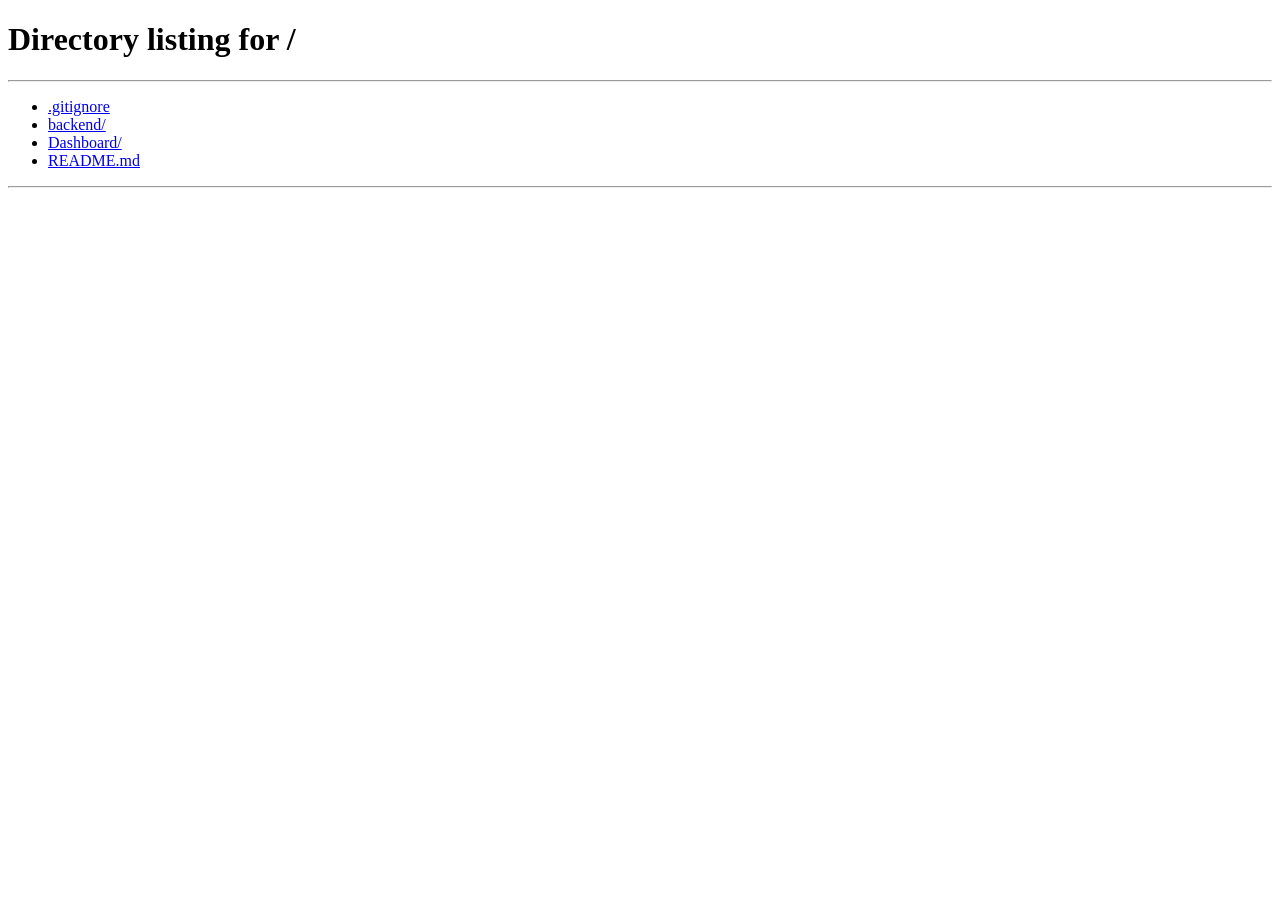
<file: backend/templates/dashboard.html>
<!DOCTYPE html>
<html lang="en">
<head>
    <meta charset="UTF-8">
    <meta name="viewport" content="width=device-width, initial-scale=1.0">
    <title>Dashboard | Premium Banking</title>
    <link rel="preconnect" href="https://fonts.googleapis.com">
    <link rel="preconnect" href="https://fonts.gstatic.com" crossorigin>
    <link href="https://fonts.googleapis.com/css2?family=Inter:wght@400;500;600;700&display=swap" rel="stylesheet">
    <style>
        :root {
            --slate-50: #f8fafc;
            --slate-100: #f1f5f9;
            --slate-200: #e2e8f0;
            --slate-500: #64748b;
            --slate-700: #334155;
            --slate-900: #0f172a;
            --emerald-500: #10b981;
            --rose-500: #f43f5e;
        }
        * { box-sizing: border-box; }
        body {
            margin: 0;
            font-family: 'Inter', system-ui, sans-serif;
            background: var(--slate-50);
            color: var(--slate-900);
        }
        .navbar {
            background: var(--slate-900);
            color: #fff;
            padding: 16px 24px;
            display: flex;
            justify-content: space-between;
            align-items: center;
        }
        .navbar h2 { margin: 0; font-size: 18px; }
        .btn-logout {
            background: var(--rose-500);
            color: white;
            border: none;
            padding: 8px 16px;
            border-radius: 8px;
            cursor: pointer;
            font-weight: 500;
        }
        .container {
            max-width: 900px;
            margin: 40px auto;
            padding: 0 16px;
            display: flex;
            flex-direction: column;
            gap: 24px;
        }
        .card {
            background: #fff;
            border: 1px solid var(--slate-200);
            border-radius: 16px;
            padding: 24px;
            box-shadow: 0 4px 6px -1px rgba(0,0,0,0.05);
        }
        .card h3 { margin-top: 0; font-size: 18px; color: var(--slate-900); }
        .balance { font-size: 32px; font-weight: 700; color: var(--emerald-500); margin: 8px 0; }
        .grid { display: grid; grid-template-columns: 1fr 1fr; gap: 24px; }
        @media (max-width: 640px) { .grid { grid-template-columns: 1fr; } }
        
        .form-group { margin-bottom: 16px; }
        .form-group label { display: block; font-size: 14px; margin-bottom: 6px; color: var(--slate-700); }
        .form-group input {
            width: 100%; padding: 10px 14px; border: 1px solid var(--slate-200);
            border-radius: 8px; font-size: 14px; outline: none;
        }
        .btn-primary {
            width: 100%; background: var(--slate-900); color: white;
            padding: 12px; border: none; border-radius: 8px; font-weight: 500; cursor: pointer;
        }
        .btn-primary:hover { background: #000; }
        
        table { width: 100%; border-collapse: collapse; margin-top: 12px; }
        th, td { padding: 12px; text-align: left; border-bottom: 1px solid var(--slate-200); font-size: 14px; }
        th { color: var(--slate-500); font-weight: 500; }
        .status-success { color: var(--emerald-500); font-weight: 600; }
    </style>
</head>
<body>

    <div class="navbar">
        <h2>Premium Banking</h2>
        <button class="btn-logout" id="logoutBtn">Logout</button>
    </div>

    <div class="container">
        <!-- Account Overview -->
        <div class="card">
            <h3>Welcome, <span id="userName">User</span></h3>
            <p style="color: var(--slate-500); margin: 0;">Account Number: <strong id="userAcc" style="color: var(--slate-900);">ACC0000000</strong></p>
            <div class="balance">$<span id="userBalance">0.00</span></div>
        </div>

        <div class="grid">
            <!-- Fund Transfer Form -->
            <div class="card">
                <h3>Transfer Funds</h3>
                <form id="transferForm">
                    <div class="form-group">
                        <label for="receiverAcc">Receiver's Account Number</label>
                        <input type="text" id="receiverAcc" placeholder="10-digit Account Number" required />
                    </div>
                    <div class="form-group">
                        <label for="amount">Amount ($)</label>
                        <input type="number" id="amount" step="0.01" min="1" placeholder="0.00" required />
                    </div>
                    <button type="submit" class="btn-primary" id="transferBtn">Send Money</button>
                </form>
            </div>

            <!-- Quick Actions / Status -->
            <div class="card">
                <h3>Quick Information</h3>
                <p style="font-size: 14px; color: var(--slate-500); line-height: 1.6;">
                    Transfers are processed instantly through your 256-bit encrypted banking portal. Ensure receiver account numbers match bank records before submitting.
                </p>
            </div>
        </div>
    </div>

    <script>
    (function () {
        const API_BASE_URL = 'http://127.0.0.1:5000/api';
        const userId = sessionStorage.getItem('user_id');

        // Security check: Redirect if not logged in
        if (!userId) {
            alert('Please sign in first.');
            window.location.href = '/';
            return;
        }

        // Fetch User Info
        async function fetchProfile() {
            try {
                const res = await fetch(`${API_BASE_URL}/user/${userId}`);
                if (!res.ok) throw new Error('Failed to load user profile');
                const user = await res.json();

                document.getElementById('userName').textContent = user.full_name;
                document.getElementById('userAcc').textContent = user.account_number;
                document.getElementById('userBalance').textContent = parseFloat(user.balance).toFixed(2);
            } catch (err) {
                console.error(err);
            }
        }

        // Handle Money Transfer
        document.getElementById('transferForm').addEventListener('submit', async function (e) {
            e.preventDefault();
            const receiverAcc = document.getElementById('receiverAcc').value.trim();
            const amount = document.getElementById('amount').value;
            const transferBtn = document.getElementById('transferBtn');

            transferBtn.disabled = true;
            transferBtn.textContent = 'Processing…';

            try {
                const res = await fetch(`${API_BASE_URL}/transfer`, {
                    method: 'POST',
                    headers: { 'Content-Type': 'application/json' },
                    body: JSON.stringify({
                        sender_id: parseInt(userId),
                        receiver_account: receiverAcc,
                        amount: amount
                    })
                });

                const result = await res.json();

                if (res.ok) {
                    alert(result.message);
                    document.getElementById('transferForm').reset();
                    fetchProfile(); // Refresh balance immediately
                } else {
                    alert(result.error || 'Transfer failed.');
                }
            } catch (err) {
                alert('Server error processing transfer.');
            } finally {
                transferBtn.disabled = false;
                transferBtn.textContent = 'Send Money';
            }
        });

        // Logout
        document.getElementById('logoutBtn').addEventListener('click', function () {
            sessionStorage.removeItem('user_id');
            window.location.href = '/';
        });

        // Initial Load
        fetchProfile();
    })();
    </script>
</body>
</html>
</file>
